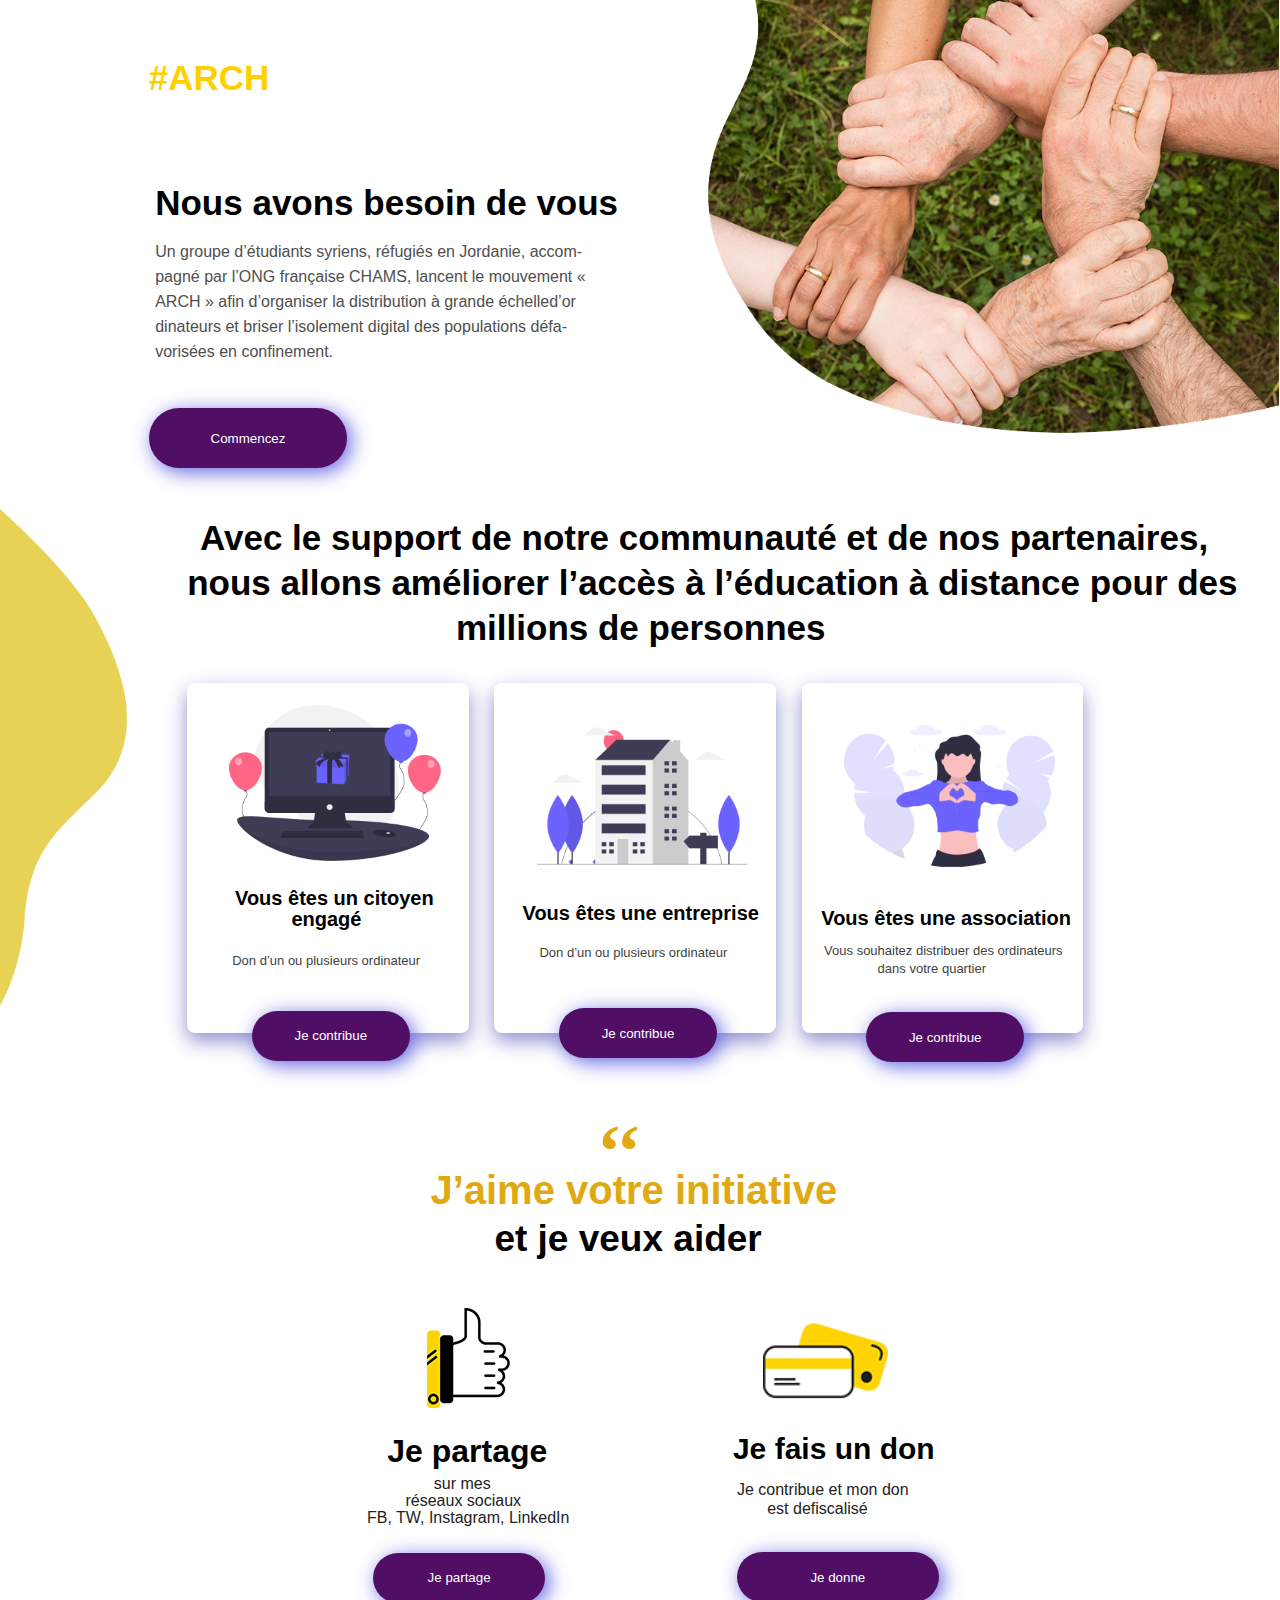
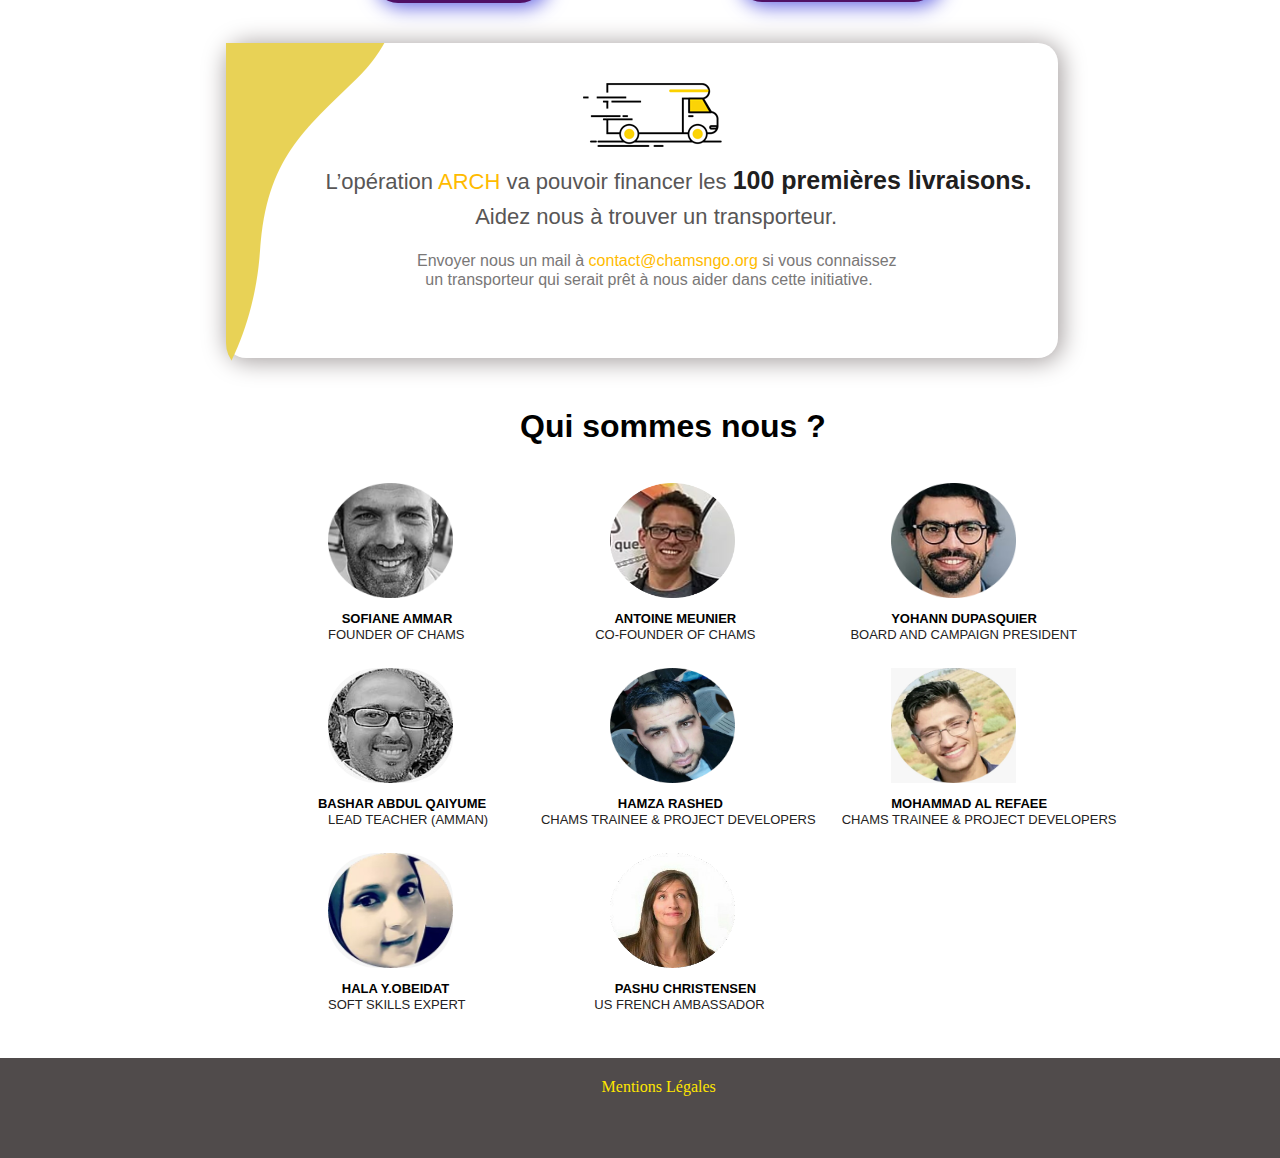
<file: Files/index.html>
<!DOCTYPE html>
<html lang="en">
<head>
    <meta charset="UTF-8">
    <meta name="viewport" content="width=device-width, initial-scale=1.0">
    <link rel="stylesheet" href="index.css">
    <title>Index</title>
</head>
<body>
    <header>
        <img src="./Images/Background/Header-image1.png" class="HeaderPicture">
<!-- first title in page -->
<span class="Text_First">#ARCH</span>

<!-- second title in page  -->
<h1 class="First_Title">Nous avons besoin de vous</h1>

<!-- the text after the second title -->
<p class="First_Line_Par">Un groupe d’étudiants syriens, réfugiés en Jordanie, accom-</p>
<p class="Second_Line_Par">pagné par l’ONG française CHAMS, lancent le mouvement « </p>
<p class="Therd_Line_Par">ARCH » afin d’organiser la distribution à grande échelled’or</p>
<p class="Forth_Line_Par">dinateurs et briser l’isolement digital des populations défa-</p>
<p class="Fifth_Line_Par">vorisées en confinement.</p>

<!-- the button in header get started -->
<a href="#Scroll"> <button class="GetStarted">Commencez</button></a>
    </header>


    <div class="contener">
        <!-- the border picture and the text next to it  -->
<img src="./Images/Background/wave-border.png" class="picture_border">
<h1 class="First_Line_Content">Avec le support de notre communauté et de nos partenaires,</h1>
<h1 class="Second_Line_Content">nous allons améliorer l’accès à l’éducation à distance pour des</h1>
<h1 class="Therd_Line_Content" id="Scroll">millions de personnes</h1>

<!-- the first list next to the border picture  -->
<div class="FirstList">
<img src="./Images/Illustration/donate-1.png" class="donatePicture">
    <h1 class="titleUnderDonatePicture">Vous êtes un citoyen <h1 class="titleUnderDonateePicture">engagé</h1></h1>
   <br> <p class="FirstParUnderDonatePicture">Don d’un ou plusieurs ordinateur</p>
<a href="donate.html"> <button class="ButFirstList" onclick="Set_Computer_LocalStorge()">Je contribue</button> </a>
</div>

<!-- the second list next to the border picture  -->
<div class="SecondList">
    <img src="./Images/Illustration/Company.png" class="CompanyPicture">
    <h1 class="titleUnderCompanyPicture">Vous êtes une entreprise</h1>
    <p class="FirstParUnderCompanyPicture">Don d’un ou plusieurs ordinateur</p>

    <a href="donate.html"><button class="ButSecondList" onclick="Set_Company_LocalStorge()">Je contribue</button></a>
    </div>

    <!-- the therd list next to the border picture  -->
    <div class="TherdList">
        <img src="./Images/Illustration/association.png" class="CompanyPicture">
        <h1 class="titleUnderassociationPicture">Vous êtes une association</h1>
        <p class="FirstParUnderassociationPicture">Vous souhaitez distribuer des ordinateurs </p>
        <p class="SecondParUnderassociationPicture">dans votre quartier</p>
    
    <a href="donate.html"><button class="ButTherdList" onclick="Set_Organism_LocalStorge()">Je contribue</button></a>
        </div>
        <!-- <div class="rightSite"></div> -->


        <!-- the title after the Signal -->
        <h1 class="Signal">‘‘</h1>
        <h1 class="FirstTitleAfterSignal">J’aime votre initiative </h1>
        <h1 class="SecondTitleAfterSignal"> et je veux aider</h1>

        <!-- the share list  -->
   <div class="ShareList">
    <img src="./Images/Icon/share.png" class="sharePicture">
    <h1 class="titleUnderSharePicture">Je partage</h1>
    <p class="FirstParUnderSharePicture">sur mes </p>
    <p class="SecondParUnderSharePicture"> réseaux sociaux</p>
    <p class="TherdParUnderSharePicture"> FB, TW, Instagram, LinkedIn</p>
  <button class="share" onclick="show()"> Je partage </button>
</div>

<!-- for facebook and twitter -->
<div class="bottom" id="tooltips">
    <b style="margin-bottom:20px;color: darkgray;">SHARE</b>
    <div class="link"><span>

          <!-- Facebook -->
        
             <img class="icon" src="./Images/Icon/facebook.png" onclick="goFacebook()">  
        <span class="label"><b onclick="goFacebook()">Share on Facebook</b></span>  </div>


        <!--Twitter -->
    <div class="link">
        
              <img class="icon" src="./Images/Icon/twitter.png" onclick="goTwitter()"> 
        <span class="label"><b onclick="goTwitter()">Share on Twitter</b></span> </div>

        <!-- for close -->
    <div class="link" onclick="hide()"><img class="icon_close" src='./Images/Icon/close.jpg'></div>
 </div>



<!-- the give tip list  -->
   <div class="GiveTipList">
    <img src="./Images/Icon/tip.png" class="tipPicture">
    <h1 class="titleUndertipPicture">Je fais un don</h1>
    <p class="FirstParUndertipPicture">Je contribue et mon don </p>
    <p class="SecondParUndertipPicture">est defiscalisé </p>
    <button class="Give" onclick="Move_To_Adrress()"> Je donne </button>  
</div>

<!-- for send email and the car picture  -->
<div class="CarListEmail">
    <img src="./Images/Background/wave-border.png" class="borderPictureEmail">
<img src="./Images/Icon/car.png" class="CarPicture">
<p class="FirstLineAftreCar">L’opération <span style="color: rgb(255, 187, 0);">ARCH</span>  va pouvoir financer les <span style="font-weight: bold;font-size: 25px;color: rgb(31, 32, 32);">100 premières livraisons.</span> </p>
<p class="SecondLineAftreCar"> Aidez nous à trouver un transporteur.</p>
<p class="TherdLineAftreCar">Envoyer nous un mail à <a href="mailto:contact@chamsngo.org" class="Email_To">contact@chamsngo.org</a>  si vous connaissez </p>
<p class="ForthLineAftreCar"> un transporteur qui serait prêt à nous aider dans cette initiative.</p>
</div>

<!-- Who We Are information  -->
<h1 class="Who_We">Qui sommes nous ?</h1>

<!-- sofiane picture  -->
<div class="SophianPictureList">
    <img src="./Images/person/sophian.png" class="sophianPicture">
    <h1 class="titleUndesophianPicture">SOFIANE AMMAR</h1>
    <p class="FirstParUndesophianPicture">FOUNDER OF CHAMS</p>
</div>

<!-- Antoine Picture -->
<div class="AntoinePictureList">
    <img src="./Images/person/antoino.png" class="AntoinePicture">
    <h1 class="titleUndeAntoinePicture">ANTOINE MEUNIER</h1>
    <p class="FirstParUndeAntoinePicture">CO-FOUNDER OF CHAMS</p>
</div>

<!-- Yohann Picture -->
<div class="YohannPictureList">
    <img src="./Images/person/Yohann.png" class="YohannPicture">
    <h1 class="titleUndeYohannPicture">YOHANN DUPASQUIER</h1>
    <p class="FirstParUndeYohannPicture">BOARD AND CAMPAIGN PRESIDENT</p>
</div>

<!-- Bashar Picture -->
<div class="BasharPictureList">
    <img src="./Images/person/bashar.jpg" class="sophianPicture">
    <h1 class="titleUndeBasharPicture">BASHAR ABDUL QAIYUME</h1>
    <p class="FirstParUndesophianPicture">LEAD TEACHER (AMMAN)</p>
</div>

<!-- Hamza Picture -->
<div class="HamzaPictureList">
    <img src="./Images/person/hamzah.png" class="HamzaPicture">
    <h1 class="titleUndeAntoinePicture">HAMZA RASHED</h1>
    <p class="FirstParUndeHamzaPicture">CHAMS TRAINEE & PROJECT DEVELOPERS</p>
</div>

<!-- Mohammad Picture -->
<div class="RefaeePictureList">
    <img src="./Images/person/refaee.jpg" class="YohannPicture">
    <h1 class="titleUndeYohannPicture">MOHAMMAD AL REFAEE</h1>
    <p class="FirstParUndeYohannPicture">CHAMS TRAINEE & PROJECT DEVELOPERS</p>
</div>

<!-- Hala Picture -->
<div class="HalaaPictureList">
    <img src="./Images/person/halaa.jpg" class="sophianPicture">
    <h1 class="titleUndesophianPicture">HALA Y.OBEIDAT</h1>
    <p class="FirstParUndesophianPicture">SOFT SKILLS EXPERT</p>
</div>

<!-- Pashu Picture -->
<div class="PashuPictureList">
    <img src="./Images/person/IMG_20200323_013116.png" class="AntoinePicture">
    <h1 class="titleUndeAntoinePicture">PASHU CHRISTENSEN</h1>
    <p class="FirstParUndeAntoinePicture">US FRENCH AMBASSADOR</p>
</div>
    </div>
<footer>
    <a href="./mentions-legales.html" class="linkFooter"> Mentions Légales </a>
</footer>

    <script>
      function goFacebook(){
Window = window.open( 
    "http://www.facebook.com/sharer.php?u=https://arch-chams.herokuapp.com", 
      "Share on Facebook", "width=400, height=450"); 

}
function goTwitter() {
    Window = window.open( 
        "https://twitter.com/share?url=https://arch-chams.herokuapp.com&amp;text=Chams%20Share%20Arch&amp;hashtags=chamssharearch", 
          "Share on Twitter", "width=400, height=450"); 
  }
let tooltips = document.getElementById("tooltips")
function show() {
    tooltips.style.display = 'block';
}


function hide() {
    tooltips.style.display = 'none';
}


        function Move_To_Adrress() {
            open('https://www.helloasso.com/associations/chams/formulaires/3')
        }

function Set_Computer_LocalStorge() {
    localStorage.setItem('CO_LO', 'computer')
}
function Set_Company_LocalStorge() {
    localStorage.setItem('CO_LO', 'company')
}
function Set_Organism_LocalStorge() {
    localStorage.setItem('CO_LO', 'Organism')
}
    </script>
</body>
</html>
</file>
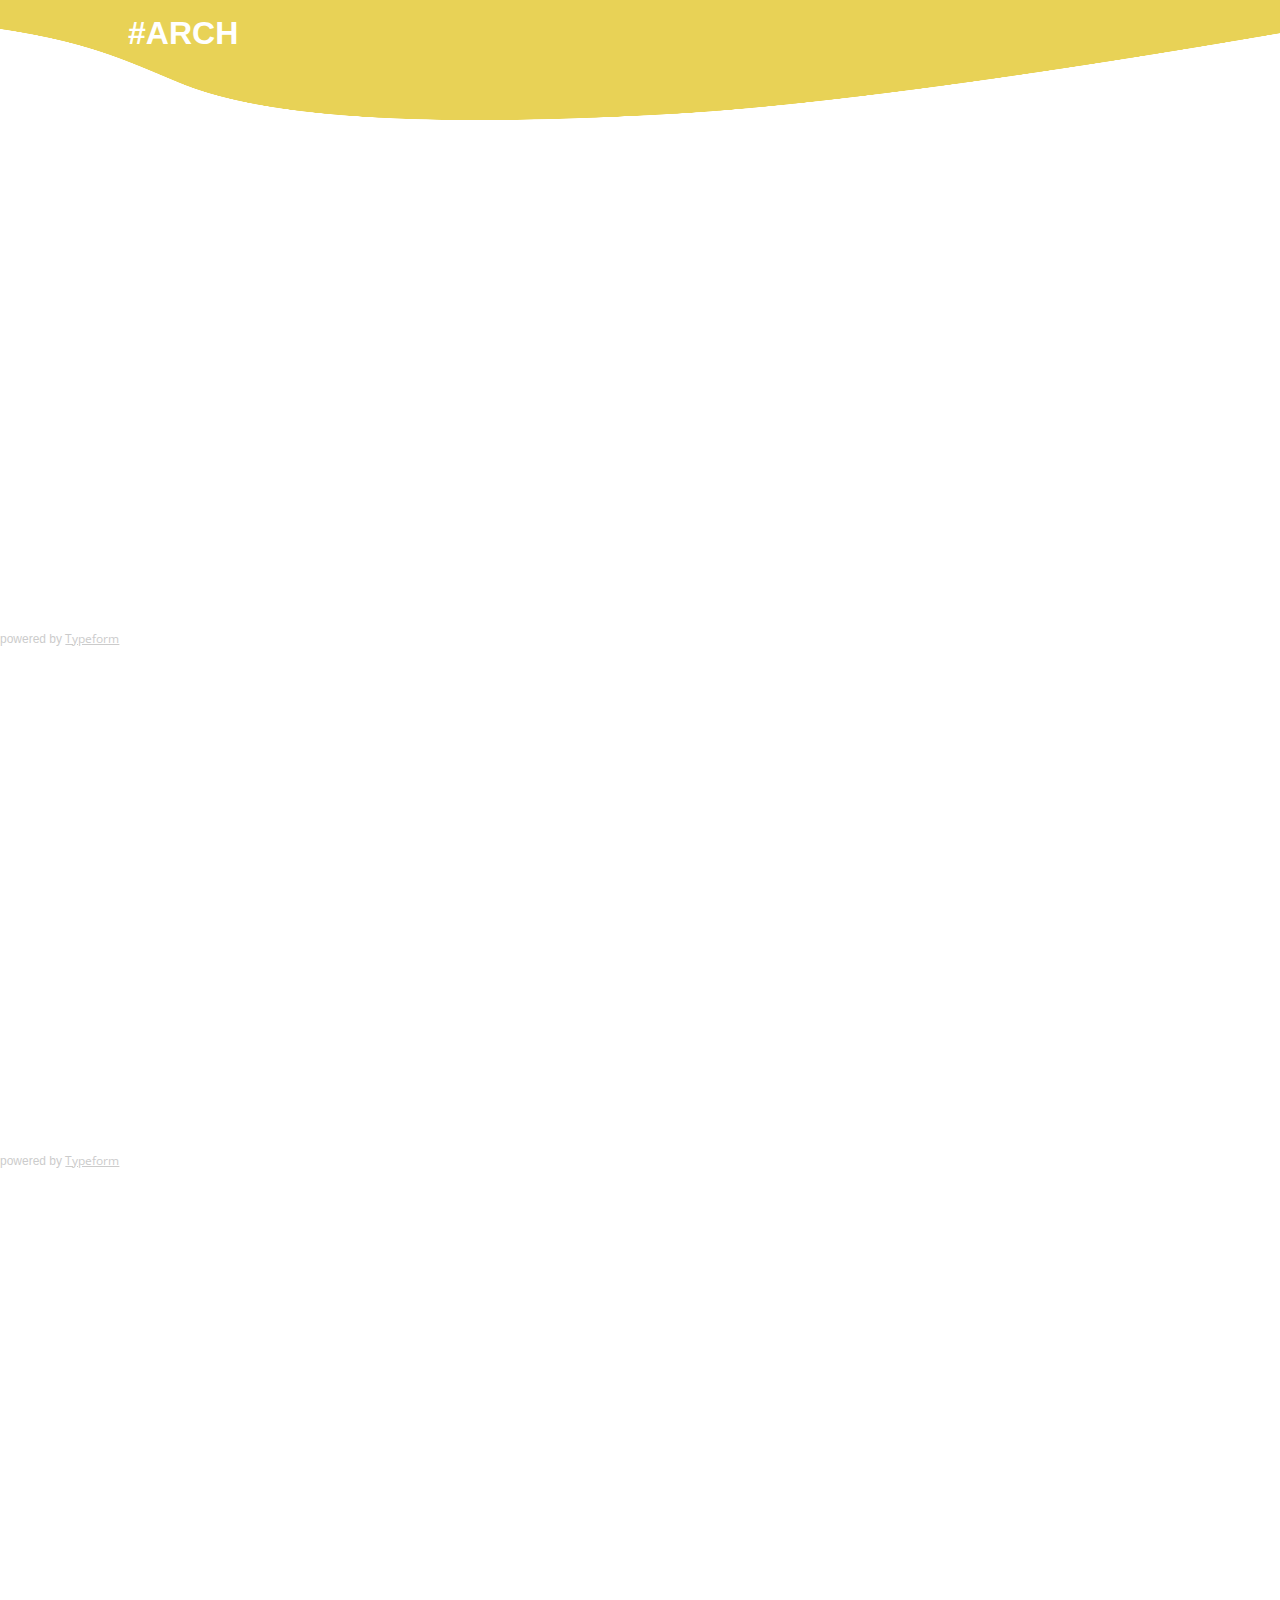
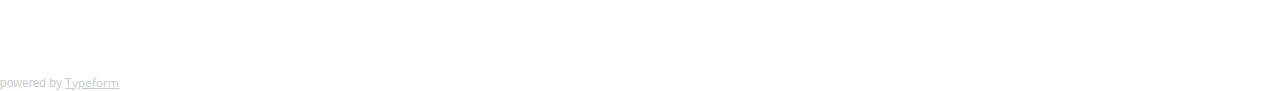
<file: Files/donate.html>
<!DOCTYPE html>
<html lang="en">

<head>
    <meta name="viewport" content="width=device-width, initial-scale=1.0">

    <meta charset="UTF-8">
    <link href="https://fonts.googleapis.com/css?family=Open+Sans&display=swap" rel="stylesheet">

    <link rel="stylesheet" href="./donate.css">

    <title>Donate</title>
</head>

<body>

    <header class='header'>
        <img src="./Images/Background/wave-header.png" class="headerPicture">
        <h1 class="title">
            #ARCH
        </h1>
        </div>
    </header>

    <div class="body" id="body1" >
        <div class="typeform-widget" data-url="https://sa599965.typeform.com/to/rAs8ly" style="width: 100%; height: 500px;"></div> <script> (function() { var qs,js,q,s,d=document, gi=d.getElementById, ce=d.createElement, gt=d.getElementsByTagName, id="typef_orm", b="https://embed.typeform.com/"; if(!gi.call(d,id)) { js=ce.call(d,"script"); js.id=id; js.src=b+"embed.js"; q=gt.call(d,"script")[0]; q.parentNode.insertBefore(js,q) } })() </script> <div style="font-family: Sans-Serif;font-size: 12px;color: #999;opacity: 0.5; padding-top: 5px;"> powered by <a href="https://admin.typeform.com/signup?utm_campaign=rAs8ly&utm_source=typeform.com-01E3Q7NDTH8EEXET5WKCZ0FGEW-professional&utm_medium=typeform&utm_content=typeform-embedded-poweredbytypeform&utm_term=EN" style="color: #999" target="_blank">Typeform</a> </div>
    </div>
    <div class="body" id="body2" >
        <div class="typeform-widget" data-url="https://sa599965.typeform.com/to/iONghc" style="width: 100%; height: 500px;"></div> <script> (function() { var qs,js,q,s,d=document, gi=d.getElementById, ce=d.createElement, gt=d.getElementsByTagName, id="typef_orm", b="https://embed.typeform.com/"; if(!gi.call(d,id)) { js=ce.call(d,"script"); js.id=id; js.src=b+"embed.js"; q=gt.call(d,"script")[0]; q.parentNode.insertBefore(js,q) } })() </script> <div style="font-family: Sans-Serif;font-size: 12px;color: #999;opacity: 0.5; padding-top: 5px;"> powered by <a href="https://admin.typeform.com/signup?utm_campaign=iONghc&utm_source=typeform.com-01E3Q7NDTH8EEXET5WKCZ0FGEW-professional&utm_medium=typeform&utm_content=typeform-embedded-poweredbytypeform&utm_term=EN" style="color: #999" target="_blank">Typeform</a> </div>        
            </div>
            <div class="body" id="body3" >
                <div class="typeform-widget" data-url="https://sa599965.typeform.com/to/ihnhHo" style="width: 100%; height: 500px;"></div> <script> (function() { var qs,js,q,s,d=document, gi=d.getElementById, ce=d.createElement, gt=d.getElementsByTagName, id="typef_orm", b="https://embed.typeform.com/"; if(!gi.call(d,id)) { js=ce.call(d,"script"); js.id=id; js.src=b+"embed.js"; q=gt.call(d,"script")[0]; q.parentNode.insertBefore(js,q) } })() </script> <div style="font-family: Sans-Serif;font-size: 12px;color: #999;opacity: 0.5; padding-top: 5px;"> powered by <a href="https://admin.typeform.com/signup?utm_campaign=ihnhHo&utm_source=typeform.com-01E3Q7NDTH8EEXET5WKCZ0FGEW-professional&utm_medium=typeform&utm_content=typeform-embedded-poweredbytypeform&utm_term=EN" style="color: #999" target="_blank">Typeform</a> </div>                
                    </div>
                        
    
    <script>

let body1 = document.getElementById("body1");
    let body2 = document.getElementById("body2");
    let body3 = document.getElementById("body3");

    let TRG = localStorage.getItem("CO_LO");
    if (TRG === "computer") {
        body1.style.display='block'
        body2.style.display='none'
        body3.style.display='none'

    }else if(TRG==="company"){
        body2.style.display='block'
        body1.style.display='none'
        body3.style.display='none'

    }else if(TRG==="Organism"){
        body3.style.display='block'
        body1.style.display='none'
        body2.style.display='none'

    }
    let tooltibs = document.getElementById("tooltibs");

    function hide() {
        tooltibs.style.display = 'none';
    }
    function show() {
        tooltibs.style.display = 'block';
    }
    </script>

</body>

</html>
</file>
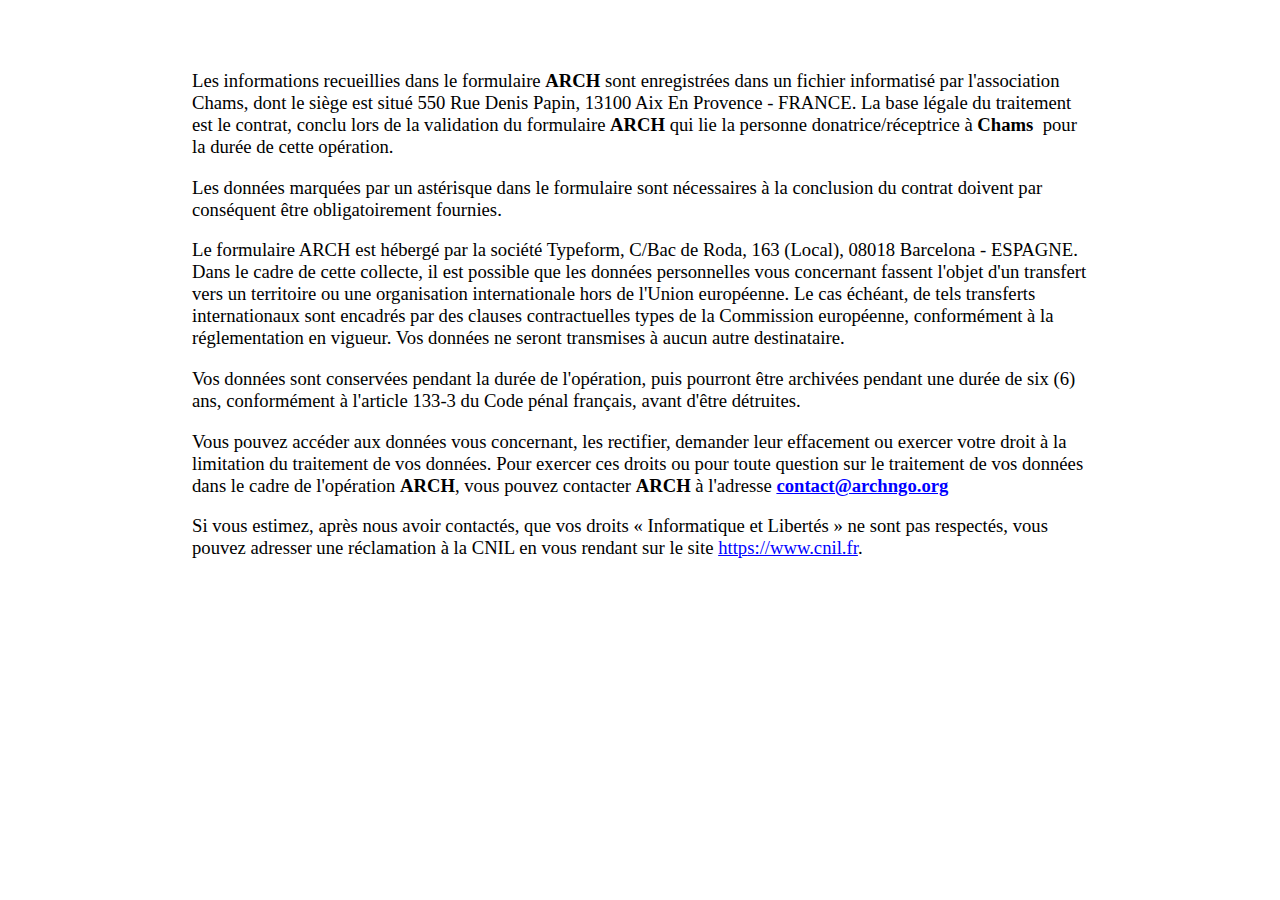
<file: Files/mentions-legales.html>
<?xml version="1.0" encoding="UTF-8"?>
<!DOCTYPE html PUBLIC "-//W3C//DTD XHTML 1.1 plus MathML 2.0//EN" "http://www.w3.org/Math/DTD/mathml2/xhtml-math11-f.dtd"><html xmlns="http://www.w3.org/1999/xhtml"><!--This file was converted to xhtml by LibreOffice - see http://cgit.freedesktop.org/libreoffice/core/tree/filter/source/xslt for the code.--><head profile="http://dublincore.org/documents/dcmi-terms/"><meta http-equiv="Content-Type" content="application/xhtml+xml; charset=utf-8"/><title xml:lang="en-US">- no title specified</title><meta name="DCTERMS.title" content="" xml:lang="en-US"/><meta name="DCTERMS.language" content="en-US" scheme="DCTERMS.RFC4646"/><meta name="DCTERMS.source" content="http://xml.openoffice.org/odf2xhtml"/><meta name="DCTERMS.creator" content="Sofiane ammar"/><meta name="DCTERMS.issued" content="2020-03-25T14:27:00" scheme="DCTERMS.W3CDTF"/><meta name="DCTERMS.modified" content="2020-03-26T11:09:45.722669209" scheme="DCTERMS.W3CDTF"/><meta name="DCTERMS.provenance" content="" xml:lang="en-US"/><meta name="DCTERMS.subject" content="," xml:lang="en-US"/><link rel="schema.DC" href="http://purl.org/dc/elements/1.1/" hreflang="en"/><link rel="schema.DCTERMS" href="http://purl.org/dc/terms/" hreflang="en"/><link rel="schema.DCTYPE" href="http://purl.org/dc/dcmitype/" hreflang="en"/><link rel="schema.DCAM" href="http://purl.org/dc/dcam/" hreflang="en"/><style type="text/css">
	@page {  }
	table { border-collapse:collapse; border-spacing:0; empty-cells:show }
	td, th { vertical-align:top; font-size:12pt;}
	h1, h2, h3, h4, h5, h6 { clear:both }
	ol, ul { margin:0; padding:0;}
	li { list-style: none; margin:0; padding:0;}
	<!-- "li span.odfLiEnd" - IE 7 issue-->
	li span. { clear: both; line-height:0; width:0; height:0; margin:0; padding:0; }
	span.footnodeNumber { padding-right:1em; }
	span.annotation_style_by_filter { font-size:95%; font-family:Arial; background-color:#fff000;  margin:0; border:0; padding:0;  }
	* { margin:0;}
	.P1 { font-size:12pt; margin-bottom:0in; margin-top:0.1945in; text-align:left ! important; font-family:Times New Roman; writing-mode:lr-tb; }
	.P2 { font-size:12pt; margin-bottom:0in; margin-top:0.1945in; text-align:left ! important; font-family:Times New Roman; writing-mode:lr-tb; }
	.Standard { font-size:12pt; font-family:Calibri; writing-mode:lr-tb; text-align:left ! important; }
	.Internet_20_link { color:#0000ff; text-decoration:underline; }
	.T1 { font-family:Avenir Next; font-size:14pt; }
	.T2 { font-family:Avenir Next; font-size:14pt; }
	.T3 { font-family:Avenir Next; font-size:14pt; font-weight:bold; }
	.T8 { font-family:Avenir Next; font-size:14pt; font-weight:bold; background-color:transparent; }
	<!-- ODF styles with no properties representable as CSS -->
	 { }
	</style></head><body dir="ltr" style="width: 70%; margin: auto; margin-top: 70px; "><p class="P2"><span class="T1">Les informations recueillies dans le formulaire </span><span class="T3">ARCH</span><span class="T1"> sont enregistrées dans un fichier informatisé par l'association Chams, dont le siège est situé 550 Rue Denis Papin, 13100 Aix En Provence - FRANCE. La base légale du traitement est le contrat, conclu lors de la validation du formulaire </span><span class="T3">ARCH</span><span class="T1"> qui lie la personne donatrice/réceptrice à </span><span class="T3">Chams</span><span class="T1">  pour la durée de cette opération.</span></p><p class="P1"><span class="T1">Les données marquées par un astérisque dans le formulaire sont nécessaires à la conclusion du contrat doivent par conséquent être obligatoirement fournies.</span></p><p class="P1"><span class="T1">Le formulaire ARCH est hébergé par la société Typeform, C/Bac de Roda, 163 (Local), 08018 Barcelona - ESPAGNE. Dans le cadre de cette collecte, il est possible que les données personnelles vous concernant fassent l'objet d'un transfert vers un territoire ou une organisation internationale hors de l'Union européenne. Le cas échéant, de tels transferts internationaux sont encadrés par des clauses contractuelles types de la Commission européenne, conformément à la réglementation en vigueur. Vos données ne seront transmises à aucun autre destinataire.</span></p><p class="P1"><span class="T1">Vos données sont conservées pendant la durée de l'opération, puis pourront être archivées pendant une durée de six (6) ans, conformément à l'article 133-3 du Code pénal français, avant d'être détruites.</span></p><p class="P1"><span class="T1">Vous pouvez accéder aux données vous concernant, les rectifier, demander leur effacement ou exercer votre droit à la limitation du traitement de vos données. Pour exercer ces droits ou pour toute question sur le traitement de vos données dans le cadre de l'opération </span><span class="T3">ARCH</span><span class="T1">, vous pouvez contacter </span><span class="T3">ARCH</span><span class="T1"> à l'adresse </span><a href="mailto:contact@archngo.org" class="Internet_20_link"><span class="T8">contact@archngo.org</span></a></p><p class="P1"><span class="T1">Si vous estimez, après nous avoir contactés, que vos droits « Informatique et Libertés » ne sont pas respectés, vous pouvez adresser une réclamation à la CNIL en vous rendant sur le site </span><a href="https://www.cnil.fr/" class="Internet_20_link"><span class="T2">http</span></a><a id="_GoBack"/><a href="https://www.cnil.fr/" class="Internet_20_link"><span class="T2">s://www.cnil.fr</span></a><span class="T1">.</span></p><p class="Standard"> </p></body></html>
</file>
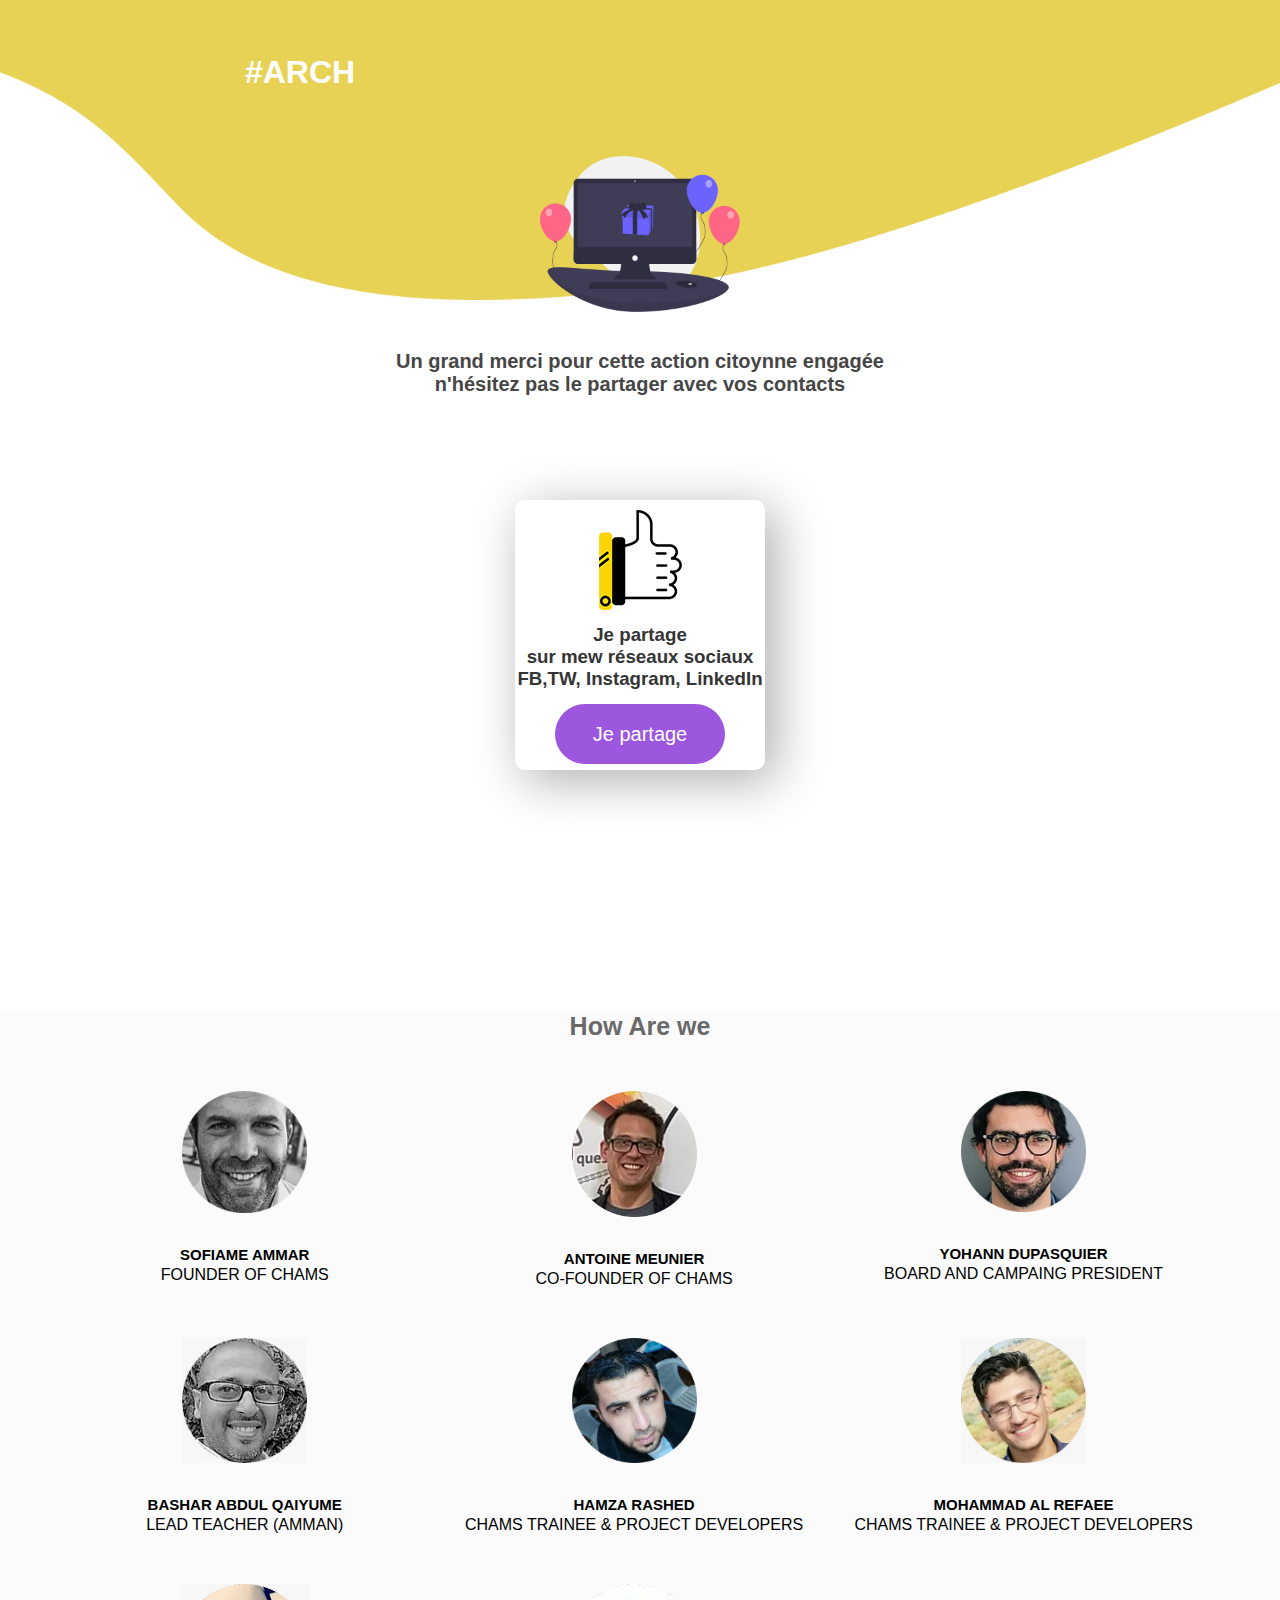
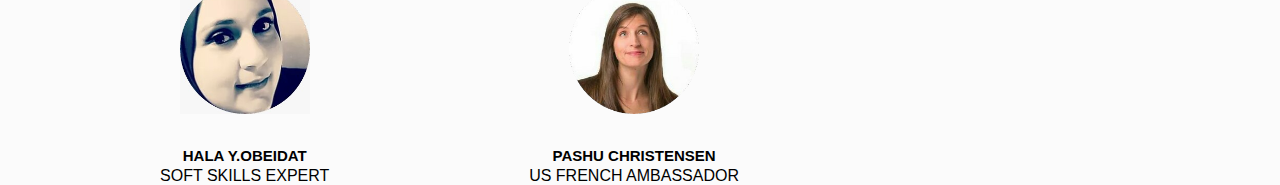
<file: Files/Thankyou.html>
<!DOCTYPE html>
<html lang="en">

<head>
    <meta charset="UTF-8">
    <meta name="viewport" content="width=device-width, initial-scale=1.0">
    <link rel="stylesheet" href="./Thankyou.css">
    <title>Thank You</title>
</head>

<body>
    <header class='header'>
        <img class="wave_img" src="Images/Background/wave-header.png">
        <h1 class="title">
            #ARCH
        </h1>
        <img class="donate_img" src="./Images/Illustration/donate-1.png">


    </header>
    <h2 class="text1">
     Un grand merci pour cette action citoynne engagée
        <p>n'hésitez pas le partager avec vos contacts</p>
    </h2>

    <div class="dd1">
        <div class="card" >
            <img src="./Images/Icon/share.png" name="clean" class="clean_img">
            <h3 class="text2">
                Je partage<p  class="s1">sur mew réseaux sociaux</p>
                <p class="s1"> FB,TW, Instagram, LinkedIn</p>
            </h3>
            <button class="btn" onclick="show()" >Je partage</button>  
        </div>
        
    </div>
    <div class="bottom" id="tooltips">
        <b style="margin-bottom:20px;color: darkgray;">SHARE</b>
        <div class="link"><span><img class="icon" src="./Images//Icon/facebook.svg"><span class="label"><b onclick="goF()">Share on Facebook</b></span> </div>
        <div class="link"><img class="icon" src="./Images//Icon/twitter.svg"><span class="label"><b onclick="goT()">Share on Twitter</b></span></div>
        <div class="link" onclick="hide()"><img class="icon_close" src='./Images/Icon/close.png'></div>
     </div>

    </div>
    <div class="footer" id="footer">
        <H1 style="font-size: 25px;color: rgb(105, 105, 105);">How Are we</H1>
        <div class="div5">

            <div class="images">

                <div class="img">

                    <img src="./Images/person/sophian.png" width="125">

                    <p class="PI">
                        <b>SOFIAME AMMAR</b>
                        <p></p>

                        <p>FOUNDER OF CHAMS</p>
                    </p>
                </div>
                <div class="img">

                    <img src="./Images/person/antoino.png" width="125">

                    <p class="PI">
                        <b>ANTOINE MEUNIER</b>
                        <p></p>

                        <p>CO-FOUNDER OF CHAMS</p>
                    </p>
                </div>
                <div class="img">

                    <img src="./Images/person/Yohann.png" width="125">

                    <p class="PI">
                        <b>YOHANN DUPASQUIER</b>
                        <p></p>
                        <p>BOARD AND CAMPAING PRESIDENT</p>
                    </p>
                </div>
                <div class="imgc" > 
                    <div class="img">

                        <img src="./Images/person/bashar.jpg" width="125">

                        <p class="PI">
                            <b>BASHAR ABDUL QAIYUME</b>
                            <p></p>
                            <p>LEAD TEACHER (AMMAN)</p>
                        </p>
                    </div>
                    <div class="img">

                        <img src="./Images/person/hamzah.png" width="125">

                        <p class="PI">
                            <b>HAMZA RASHED</b>
                            <p></p>
                            <p>CHAMS TRAINEE & PROJECT DEVELOPERS</p>
                        </p>
                    </div>
                    <div class="img">

                        <img src="./Images/person/refaee.jpg" width="125">

                        <p class="PI">
                            <b>MOHAMMAD AL REFAEE</b>
                            <p></p>
                            <p>CHAMS TRAINEE & PROJECT DEVELOPERS</p>
                        </p>
                    </div>

                </div>

             
                <div class="img" style=" float: left;">

                    <img src="./Images/person/halaa.jpg" width="130">

                    <p class="PI">
                        <b>HALA Y.OBEIDAT</b>
                        <p></p>
                        <p>SOFT SKILLS EXPERT</p>
                    </p>
                </div>
                <div class="img" >

                    <img src="./Images/person/IMG_20200323_013116.png" width="130">

                    <p class="PI">
                        <b>PASHU CHRISTENSEN</b>
                        <p></p>
                        <p>US FRENCH AMBASSADOR</p>
                    </p>
                </div>

            </div>
        </div>
       
<script>

let tooltips=document.getElementById("tooltips")
let footer=document.getElementById("footer")

function show(){
    tooltips.style.display='block'
    footer.style.marginTop='90%'
    
}
function hide(){
    tooltips.style.display='none'
    footer.style.marginTop='50%'

}
function goF(){
Window = window.open( 
    "http://www.facebook.com/sharer.php?u=https://arch-chams.herokuapp.com", 
      "Share on Facebook", "width=400, height=450"); 

}
function goT(){
    Window = window.open( 
        "https://twitter.com/share?url=https://arch-chams.herokuapp.com&amp;text=Chams%20Share%20Arch&amp;hashtags=chamssharearch", 
          "Share on Twitter", "width=400, height=450"); 
  }
</script>
</body>

</html>
</file>
<file: Files/index.css>
*{
    transition: 0.5s; 
}
.HeaderPicture{
    position: absolute;
    margin-left: 54.3%;
    top: -30px;
    width: 45%;
}

/* body{
    background: url('./Images/Background/Header-image1.png');
    background-repeat: no-repeat;
    background-position-x: right;
    margin: auto;
 } */
button:hover{
background-color: rgb(224, 169, 18);
}
/* header{
    background-color: red;
} */
.Text_First{
position: absolute;
margin-top: 50px;
    margin-left: 11%;
    color: rgb(255, 208, 0);
    font-size: 35px;
    font-weight: bold;
    font-family: 'Franklin Gothic Medium', 'Arial Narrow', Arial, sans-serif;

}
.Text_Second{
    margin-top: 50px;
    position: absolute;
    margin-left: 14.5%;
    font-size: 35px;
    font-weight: bold;
    font-family: 'Franklin Gothic Medium', 'Arial Narrow', Arial, sans-serif;
}
.First_Title{
    position: absolute;
    margin-top: 175px;
    margin-left: 11.5%;
    font-size: 35px;
    font-weight: bold;
    font-family: 'Franklin Gothic Medium', 'Arial Narrow', Arial, sans-serif;

}
.First_Line_Par{
    color: rgb(80, 78, 78);
    position: absolute;
    margin-top: 235px;
    margin-left: 11.5%;
    font-family: 'Franklin Gothic Medium', 'Arial Narrow', Arial, sans-serif;
}
.Second_Line_Par{
    color: rgb(80, 78, 78);
    position: absolute;
    margin-top: 260px;
    margin-left: 11.5%;
    font-family: 'Franklin Gothic Medium', 'Arial Narrow', Arial, sans-serif;
}
.Therd_Line_Par{
    color: rgb(80, 78, 78);
    position: absolute;
    margin-top: 285px;
    margin-left: 11.5%;
    font-family: 'Franklin Gothic Medium', 'Arial Narrow', Arial, sans-serif;
}
.Forth_Line_Par{
    color: rgb(80, 78, 78);
    position: absolute;
    margin-top: 310px;
    margin-left: 11.5%;
    font-family: 'Franklin Gothic Medium', 'Arial Narrow', Arial, sans-serif;
}
.Fifth_Line_Par{
    color: rgb(80, 78, 78);
    position: absolute;
    margin-top: 335px;
    margin-left: 11.5%;
    font-family: 'Franklin Gothic Medium', 'Arial Narrow', Arial, sans-serif;
 
}
.GetStarted{
    position: absolute;
    margin-left: 11%;
    margin-top: 400px;
    height: 60px;
    width: 15.5%;
    background-color: rgb(80, 15, 100);
    color: white;
    font-family: Arial, Helvetica, sans-serif;
    box-shadow: 4px 4px 20px rgb(98, 98, 226);
border-radius: 30px;
border: none;
outline: none;
cursor: pointer;
}
.picture_border{
    position: absolute;
   margin-top:500px;
   width: 10%;
   left: 0;
}
.First_Line_Content{
    position: absolute;
    margin-top: 510px;
    margin-left: 15%;
    font-size: 35px;
    font-weight: bold;
    font-family: 'Franklin Gothic Medium', 'Arial Narrow', Arial, sans-serif;
 
}
.Second_Line_Content{
    position: absolute;
    margin-top: 555px;
    margin-left: 14%;
    font-size: 35px;
    font-weight: bold;
    font-family: 'Franklin Gothic Medium', 'Arial Narrow', Arial, sans-serif;
  
}
.Therd_Line_Content{
    position: absolute;
    margin-top: 600px;
    margin-left: 35%;
    font-size: 35px;
    font-weight: bold;
    font-family: 'Franklin Gothic Medium', 'Arial Narrow', Arial, sans-serif;

}
.FirstList{
    position: absolute;
    margin-top:675px;
    margin-left: 14%;
    border-radius: 8px;
    box-shadow: 0px 8px 20px 0px rgb(143, 143, 209);
    width: 22%;
    height: 350px;
}
.SecondList{
    position: absolute;
    margin-top: 675px;
    margin-left: 38%;
    border-radius: 8px;
    box-shadow: 0px 8px 20px 0px rgb(143, 143, 209);
    width: 22%;
    height: 350px;
}
.TherdList{
    position: absolute;
    margin-top: 675px;
    margin-left: 62%;
    border-radius: 8px;
    box-shadow: 0px 8px 20px 0px rgb(143, 143, 209);
    width: 22%;
    height: 350px;
}
.donatePicture{
    width: 75%;
    margin-left: 15%;
    height: 200px;
}
.titleUnderDonatePicture{
    font-size: 20px;
    margin-left: 17%;
    margin-top: 0px;
    font-family: 'Franklin Gothic Medium', 'Arial Narrow', Arial, sans-serif;
}
.titleUnderDonateePicture{
    font-size: 20px;
    margin-left: 37%;
    margin-top: -15px;
    font-family: 'Franklin Gothic Medium', 'Arial Narrow', Arial, sans-serif;
}
.FirstParUnderDonatePicture{
    margin-top: -10px;
    color: rgb(65, 63, 63);
    font-size: 13px;
    margin-left: 16%;
    font-family: 'Franklin Gothic Medium', 'Arial Narrow', Arial, sans-serif;
}
.ButFirstList{
    width: 56%;
    margin-top: 30px;
    margin-left: 23%;
    height: 50px;
    background-color: rgb(80, 15, 100);
    color: white;
    font-family: Arial, Helvetica, sans-serif;
    box-shadow: 4px 4px 20px rgb(98, 98, 226);
border-radius: 30px;
border: none;
outline: none;
cursor: pointer;
}
.CompanyPicture{
    width: 75%;
    margin-left: 15%;
    height: 225px;
}
.titleUnderCompanyPicture{
    font-size: 20px;
    margin-left: 10%;
    margin-top: -10px;
    font-family: 'Franklin Gothic Medium', 'Arial Narrow', Arial, sans-serif; 
}
.FirstParUnderCompanyPicture{
    margin-top: 20px;
    color: rgb(65, 63, 63);
    font-size: 13px;
    margin-left: 16%;
    font-family: 'Franklin Gothic Medium', 'Arial Narrow', Arial, sans-serif;
 
}
.ButSecondList{
    width: 56%;
    margin-top: 35px;
    margin-left: 23%;
    height: 50px;
    background-color: rgb(80, 15, 100);
    color: white;
    font-family: Arial, Helvetica, sans-serif;
    box-shadow: 4px 4px 20px rgb(98, 98, 226);
border-radius: 30px;
border: none;
outline: none;
cursor: pointer;
}
/* .rightSite{
    position: absolute;
    background-color: rgb(238, 241, 54);
    width: 75px;
    height: 75px;
    border-radius: 100%;
    margin-left: 96.5%;
    margin-top: 975px;
} */
.titleUnderassociationPicture{
    font-size: 20px;
    margin-left: 7%;
    margin-top: -5px;
    font-family: 'Franklin Gothic Medium', 'Arial Narrow', Arial, sans-serif; 
}
.FirstParUnderassociationPicture{
    margin-top: 10px;
    color: rgb(65, 63, 63);
    font-size: 13px;
    margin-left: 8%;
    font-family: 'Franklin Gothic Medium', 'Arial Narrow', Arial, sans-serif;
}
.SecondParUnderassociationPicture{
    margin-top: -10px;
    color: rgb(65, 63, 63);
    font-size: 13px;
    margin-left: 27%;
    font-family: 'Franklin Gothic Medium', 'Arial Narrow', Arial, sans-serif;
}
.ButTherdList{
    width: 56%;
    margin-top: 23px;
    margin-left: 23%;
    height: 50px;
    background-color: rgb(80, 15, 100);
    color: white;
    font-family: Arial, Helvetica, sans-serif;
    box-shadow: 4px 4px 20px rgb(98, 98, 226);
border-radius: 30px;
border: none;
outline: none;
cursor: pointer;
}
.Signal{
    color: rgb(224, 169, 18);
    position: absolute;
    margin-top: 1100px;
    margin-left: 46%;
    font-size: 75px;
}
.FirstTitleAfterSignal{
    color: rgb(224, 169, 18);
    position: absolute;
    margin-top: 1160px;
    margin-left: 33%;
    font-size: 40px;  
    font-family: 'Franklin Gothic Medium', 'Arial Narrow', Arial, sans-serif;
}
.SecondTitleAfterSignal{
    position: absolute;
    margin-top: 1210px;
    margin-left: 38%;
    font-size: 37px;
    font-family: 'Franklin Gothic Medium', 'Arial Narrow', Arial, sans-serif;
}
.ShareList{
    position: absolute;
    margin-top: 1300px;
    margin-left: 32%;
}
.titleUnderSharePicture{
    font-family: 'Franklin Gothic Medium', 'Arial Narrow', Arial, sans-serif;  
    margin-left: -15%;
}
.FirstParUnderSharePicture{
    color: rgb(36, 34, 34);
    margin-left: 8%;
    font-family: 'Franklin Gothic Medium', 'Arial Narrow', Arial, sans-serif;  
margin-top: -17px;
}
.SecondParUnderSharePicture{
    color: rgb(36, 34, 34);
    margin-left: -6%;
    font-family: 'Franklin Gothic Medium', 'Arial Narrow', Arial, sans-serif;  
margin-top: -17px;
}
.TherdParUnderSharePicture{
    color: rgb(36, 34, 34);
    margin-left: -25%;
    font-family: 'Franklin Gothic Medium', 'Arial Narrow', Arial, sans-serif;  
margin-top: -17px;
}
.GiveTipList{
    position: absolute;
    margin-top: 1300px;
    margin-left: 59%;
}
.tipPicture{
    width: 125px;
    margin-top: -10px;
}
.titleUndertipPicture{
    margin-left: -15%;
    font-family: 'Franklin Gothic Medium', 'Arial Narrow', Arial, sans-serif;  
margin-top: 5px; 
font-size: 30px;
}
.FirstParUndertipPicture{
    color: rgb(36, 34, 34);
    margin-left: -13%;
    font-family: 'Franklin Gothic Medium', 'Arial Narrow', Arial, sans-serif;  
margin-top: -5px;
}
.SecondParUndertipPicture{
    color: rgb(36, 34, 34);
    margin-left: 2%;
    font-family: 'Franklin Gothic Medium', 'Arial Narrow', Arial, sans-serif;  
margin-top: -15px;
}
.SendList{
    position: absolute;
    margin-top: 1300px;
    margin-left: 70%;
    width: 15%;
}
.mailPicture{
    width: 140px;
    margin-top: -10px;
}
.titleUndermailPicture{
    font-family: 'Franklin Gothic Medium', 'Arial Narrow', Arial, sans-serif;  
margin-top: -10px; 
font-size: 30px;
margin-left: 25%;
}
.FirstParUndermailPicture{
    color: rgb(36, 34, 34);
    margin-left: 15%;
    font-family: 'Franklin Gothic Medium', 'Arial Narrow', Arial, sans-serif;  
margin-top: -5px;
}
.SecondParUndermailPicture{
    color: rgb(36, 34, 34);
    margin-left: 17%;
    font-family: 'Franklin Gothic Medium', 'Arial Narrow', Arial, sans-serif;  
margin-top: -15px;
}
.share{
    z-index: 50;
    width: 85%;
    margin-top: 10px;
    margin-left: -22%;
    height: 50px;
    background-color: rgb(80, 15, 100);
    color: white;
    font-family: Arial, Helvetica, sans-serif;
    box-shadow: 4px 4px 20px rgb(98, 98, 226);
border-radius: 30px;
border: none;
outline: none;
cursor: pointer; 
}
.Give{
    width: 100%;
    margin-top: 18px;
    margin-left: -13%;
    height: 50px;
    background-color: rgb(80, 15, 100);
    color: white;
    font-family: Arial, Helvetica, sans-serif;
    box-shadow: 4px 4px 20px rgb(98, 98, 226);
border-radius: 30px;
border: none;
outline: none;
cursor: pointer; 
}
.Send{
    width: 75%;
    margin-top: 18px;
    margin-left: 10%;
    height: 50px;
    background-color: rgb(80, 15, 100);
    color: white;
    font-family: Arial, Helvetica, sans-serif;
    box-shadow: 4px 4px 20px rgb(98, 98, 226);
border-radius: 30px;
border: none;
outline: none;
cursor: pointer; 
}
a{
    text-decoration: none;
}
.bottom{
    min-width:700px;
    left:50%;
    transform:translate(-50%, 0);
    padding:10px 20px;
    color:#000000;
    background-color:rgb(255, 255, 255);
    font-weight:normal;
    font-size:13px;
    border-radius:8px;
    position:absolute;
    z-index:99999999;
    box-sizing:border-box;
    box-shadow:0 1px 8px rgba(0,0,0,0.5);
    display:none;
    margin-top: 1600px;
}
.icon{
    width: 40px;
}
.link{
    margin-top: 10px;
}
.label{
    cursor: pointer;
    color: rgb(144, 144, 144);
    height: 100%;
    position: relative;
    bottom: 15px;
    left: 10px;
}
.label:hover{
color: rgb(19, 44, 168);
}
.icon_close{
    position: absolute;
   margin-top: -135px;
    cursor: pointer;
    width: 40px;
    margin-left: 90%;
}

.CarListEmail{
    position: absolute;
    margin-top: 1635px;
    width: 65%;
    margin-left: 17%;
    height: 315px;
    border-radius: 20px;
    box-shadow: 2px 2px 23px 2px rgb(167, 161, 161);
}
.borderPictureEmail{
    position: absolute;
margin-top: -360px;
clip: rect(360px 500px 1000px 0px);
border-radius: 30px;
}
.CarPicture{
    margin-left: 43%;
    margin-top: 40px;
    background: transparent;
}
.FirstLineAftreCar{
    color: rgb(88, 86, 86);
    margin-left: 12%;
    font-family: 'Franklin Gothic Medium', 'Arial Narrow', Arial, sans-serif;  
margin-top: 15px;
font-size: 22px;
}
.SecondLineAftreCar{
    color: rgb(88, 86, 86);
    margin-left: 30%;
    font-family: 'Franklin Gothic Medium', 'Arial Narrow', Arial, sans-serif;  
margin-top: -13px;  
font-size: 22px;
}
.TherdLineAftreCar{
    color: rgb(121, 119, 119);
    margin-left: 23%;
    font-family: 'Franklin Gothic Medium', 'Arial Narrow', Arial, sans-serif;  
margin-top: 0px;  
  font-size: 16px;
}
.ForthLineAftreCar{
    color: rgb(121, 119, 119);
    margin-left: 24%;
    font-family: 'Franklin Gothic Medium', 'Arial Narrow', Arial, sans-serif;  
margin-top: -15px;  
  font-size: 16px;
}
.Email_To{
    text-decoration: none;
    color: rgb(255, 187, 0);
}
.Who_We{
    position: absolute;
    margin-top: 2000px;
    margin-left: 40%;
    font-family: 'Franklin Gothic Medium', 'Arial Narrow', Arial, sans-serif;  
}
.SophianPictureList{
    position: absolute;
    margin-top: 2075px;
    margin-left:25%;
}
.BasharPictureList{
    position: absolute;
    margin-top: 2260px;
    margin-left:25%;
}
.HalaaPictureList{
    position: absolute;
    margin-top: 2445px;
    margin-left:25%;
}
.sophianPicture{
    border-radius: 40% 40% 40%  ;
    width: 125px;
    height:115px;
}
.titleUndesophianPicture{
    margin-left: 10%;
    font-family: 'Franklin Gothic Medium', 'Arial Narrow', Arial, sans-serif;  
    font-size: 13px;
}
.titleUndeBasharPicture{
    margin-left: -6%;
    font-family: 'Franklin Gothic Medium', 'Arial Narrow', Arial, sans-serif;  
    font-size: 13px;

}
.FirstParUndesophianPicture{
    color: rgb(36, 34, 34);
    margin-left: 0%;
    margin-top: -7px;
    font-family: 'Franklin Gothic Medium', 'Arial Narrow', Arial, sans-serif;  
    font-size: 13px;
}
.AntoinePictureList{
    position: absolute;
    margin-top: 2075px;
    margin-left: 47%;
}
.HamzaPictureList{
    position: absolute;
    margin-top: 2260px;
    margin-left: 47%;
}
.PashuPictureList{
    position: absolute;
    margin-top: 2445px;
    margin-left: 47%;
}
.AntoinePicture{
    width: 125px;
    height:115px;
}
.HamzaPicture{
    width: 125px;
    height:115px;
     background: transparent;
}
.titleUndeAntoinePicture{
    margin-left: 3%;
    font-family: 'Franklin Gothic Medium', 'Arial Narrow', Arial, sans-serif;  
    font-size: 13px;
}
.FirstParUndeAntoinePicture{
    color: rgb(36, 34, 34);
    margin-left: -9%;
    margin-top: -7px;
    font-family: 'Franklin Gothic Medium', 'Arial Narrow', Arial, sans-serif;  
    font-size: 13px;
}
.FirstParUndeHamzaPicture{
    color: rgb(36, 34, 34);
    margin-left: -25%;
    margin-top: -7px;
    font-family: 'Franklin Gothic Medium', 'Arial Narrow', Arial, sans-serif;  
    font-size: 13px;
}
.YohannPictureList{
    position: absolute;
    margin-top: 2075px;
    margin-left: 69%;
}
.RefaeePictureList{
    position: absolute;
    margin-top: 2260px;
    margin-left: 69%;
}
.YohannPicture{
    width: 125px;
    height:115px;
}
.titleUndeYohannPicture{
    margin-left: 0%;
    font-family: 'Franklin Gothic Medium', 'Arial Narrow', Arial, sans-serif;  
    font-size: 13px;
}
.FirstParUndeYohannPicture{
    color: rgb(36, 34, 34);
    margin-left: -18%;
    margin-top: -7px;
    font-family: 'Franklin Gothic Medium', 'Arial Narrow', Arial, sans-serif;  
    font-size: 13px;
}
footer{
    position: absolute;
    background-color: rgb(80, 75, 75);
    margin-top: 2650px;
    width: 100%;
    height: 100px;
    left: 0px;
}
.linkFooter{
    position: absolute;
    margin-left: 47%;
    margin-top: 20px;
    color: #ffe600;
    text-decoration: #ffe600;
}
</file>
<file: Files/donate.css>
* {
  box-sizing: border-box;
  transition: 0.5s; 
  outline: none;
  font-family: 'Open Sans', sans-serif;
}

body {
  margin: 0;
}

header{
  width: 100%;
  height: 100%;
  left: 0;
  top: 0;
}
.headerPicture{
  width: 100%;
  height: 120px;
}
.title {
  font-family: 'Franklin Gothic Medium', 'Arial Narrow', Arial, sans-serif;
  position: absolute;
  top: -35px;
  margin-left: 10%; 
  margin-top: 50px; 
  color: white;
  font-weight: bold;
}
.donate_img {
  position: relative;
  margin-bottom: 500px;
  width:18%;
  margin-left: 18%;
  z-index: 1000;
}
.textheader{
  position: relative;
  width: 25%;
  top: -780px;
  margin-left: 37%;
}
.text1 {
  color: rgb(70, 70, 70);
  font-size: 20px;
}
/* card1 */
.card1 {
  position: relative;
  background-color: white;
  width: 220px;
  height: 300px;
  box-shadow: 10px 10px 50px 1px rgb(175, 175, 175);
  right: 40%;
  margin-top: -675px;
  border-bottom-left-radius: 10px;
  border-bottom-right-radius: 10px;
  border-top-left-radius: 10px;
  border-top-right-radius: 10px;
  text-align: center;
}
.clean_img {
  width: 100px;
  height: 100px;
  /* position: relative; */
  top: 10px;
}
.btn {
  cursor: pointer;
  width: auto;
  height: auto;
  bottom: 10px;
  padding: 20px;
  border-radius: 100px;
  color: white;
  outline: none;
  background-color: rgb(157, 87, 223);
  font-size:20px
}
.text2 {
  height: 80px;
  margin-top: 20px;
  font-size: large;
  color: rgb(53, 53, 53);
}
/* card2 */
.card2 {
  position: relative;
  background-color: white;
  width: 18%;
  height: auto;
  box-shadow: 10px 10px 50px 1px rgb(175, 175, 175);
  left: 67%;
  top: -750px;
  border-radius: 10px;
  text-align: center;
  z-index: 1000;
}
button:hover{
  background-color: rgb(224, 169, 18);
  }

.bottom {
    width:75%;
    height: auto;
    top:-745px;
    left:50%;
    transform:translate(-50%, 0);
    padding:10px 20px;
    color:#000000;
    background-color:rgb(255, 255, 255);
    font-weight:normal;
    font-size:14px;
    border-radius:8px;
    position: relative;
    z-index:99999999;
    box-sizing:border-box;
    display:none;
    box-shadow:0 1px 8px rgba(0,0,0,0.5);
}
.bottom i {
    position:absolute;
    bottom:100%;
    left:85%;
    margin-left:-12px;
    width:24px;
    height:12px;
}
.bottom i::after {
    content:'';
    position: absolute;
    width:12px;
    height:12px;
    left:90%;
    transform:translate(-50%,50%) rotate(45deg);
    background-color:rgb(255, 255, 255);
    box-shadow:0 1px 8px rgba(0,0,0,0.5);
}
@media screen and (max-width: 870px) {
  .bottom {
    width:85%;
    height: auto;
    top:-735px;
    left:55%;
    transform:translate(-50%, 0);
    padding:10px 20px;
    color:#000000;
    background-color:rgb(255, 255, 255);
    font-weight:normal;
    font-size:14px;
    border-radius:8px;
    position: relative;;
    z-index:99999999;
    box-sizing:border-box;
    display:none;
    box-shadow:0 1px 8px rgba(0,0,0,0.5);
}
.bottom i {
    position:absolute;
    bottom:100%;
    left:80%;
    margin-left:-12px;
    width:24px;
    height:12px;
}
.bottom i::after {
    content:'';
    position: absolute;
    width:12px;
    height:12px;
    left:90%;
    transform:translate(-50%,50%) rotate(45deg);
    background-color:rgb(255, 255, 255);
    box-shadow:0 1px 8px rgba(0,0,0,0.5);
}
  .title {
    margin-top: 60px; 
  }
  .headerPicture{
    height: 200px;
  }
  .card2 {
    width: 30%;
    top: -675px;
  }
  .text2 {
    font-size: 1rem;
  }
  .btn {
    font-size:17px
  }
  .clean_img {
    width: 75px;
    height: 50px;
  }
  .text1 {
    color: rgb(70, 70, 70);
    font-size: 13px;
    font-weight: bold;
  }
  .textheader{
    width: 25%;
    top: -625px;
    margin-left: 36%;
  }
  .donate_img {
margin-top: 0px;
    width:20%;
    margin-left: 15%;
  }
}
@media screen and (max-width: 500px) {
  .bottom {
    width:85%;
    height: auto;
    top:-490px;
    left:50%;
    transform:translate(-50%, 0);
    padding:10px 20px;
    color:#000000;
    background-color:rgb(255, 255, 255);
    font-weight:normal;
    font-size:14px;
    border-radius:8px;
    position: relative;;
    z-index:99999999;
    box-sizing:border-box;
    display:none;
    box-shadow:0 1px 8px rgba(0,0,0,0.5);
}
.bottom i {
    position:absolute;
    bottom:100%;
    left:46%;
    margin-left:-12px;
    width:24px;
    height:12px;
}
.bottom i::after {
    content:'';
    position: absolute;
    width:12px;
    height:12px;
    left:90%;
    transform:translate(-50%,50%) rotate(45deg);
    background-color:rgb(255, 255, 255);
    box-shadow:0 1px 8px rgba(0,0,0,0.5);
}
  .title {
    font-size: 1.5rem;
  }
  .headerPicture{
    height: 100px;
  }
  .card2 {
    width: 30%;
    height: auto;
    top: -500px;
    margin-left: -33%;
  }
  .text2 {
    font-size: 0.5rem;
    margin-bottom: -30px;
  }
  .btn {
    font-size:13px;
    bottom: 0px;
    padding: 10px;
  }
  .clean_img {
    width: 50%;
    margin-top: 20px;
  }
  .text1 {
    color: rgb(70, 70, 70);
    font-size: 15px;
    font-weight: bold;
    margin-left: -10%;
  }
  .textheader{
    width: 75%;
    top: -515px;
    margin-left: 33%;
  }
  .donate_img {
margin-top: -40px;
    width:25%;
    margin-left: 35%;
  }
}
@media screen and (max-width: 367px) {
  .bottom {
    width:85%;
    height: auto;
    top:-490px;
    left:50%;
    transform:translate(-50%, 0);
    padding:10px 20px;
    color:#000000;
    background-color:rgb(255, 255, 255);
    font-weight:normal;
    font-size:14px;
    border-radius:8px;
    position: relative;;
    z-index:99999999;
    box-sizing:border-box;
    display:none;
    box-shadow:0 1px 8px rgba(0,0,0,0.5);
}
.bottom i {
    position:absolute;
    bottom:100%;
    left:46%;
    margin-left:-12px;
    width:24px;
    height:12px;
}
.bottom i::after {
    content:'';
    position: absolute;
    width:12px;
    height:12px;
    left:90%;
    transform:translate(-50%,50%) rotate(45deg);
    background-color:rgb(255, 255, 255);
    box-shadow:0 1px 8px rgba(0,0,0,0.5);
}
  .title {
    font-size: 1.5rem;
  }
  .headerPicture{
    height: 100px;
  }
  .card2 {
    width: 50%;
    height: auto;
    top: -500px;
    margin-left: -42%;
  }
  .text2 {
    font-size: 0.5rem;
    margin-bottom: -30px;
  }
  .btn {
    font-size:13px;
    bottom: 0px;
    padding: 10px;
  }
  .clean_img {
    width: 50%;
    margin-top: 20px;
  }
  .text1 {
    color: rgb(70, 70, 70);
    font-size: 13px;
    font-weight: bold;
    margin-left: -20%;
  }
  .textheader{
    width: 75%;
    top: -515px;
    margin-left: 33%;
  }
  .donate_img {
margin-top: 0px;
    width:25%;
    margin-left: 35%;
  }
}
</file>
<file: Files/Thankyou.css>
*{
    box-sizing: border-box;
    margin: 0px;
    outline: none;
    transition: 0.3s;
    font-family: -apple-system, BlinkMacSystemFont, 'Segoe UI', Roboto, Oxygen, Ubuntu, Cantarell, 'Open Sans', 'Helvetica Neue', sans-serif;
}
html{
    width: 100%;
    height: 100%;
}
.header{
    text-align: center;
    height: 350px;
}
.btn_getstarted:hover{
    background-color: #e8d256;

}
.body{
        width: 100%;
        height: 100%;
    
}
.wave_img{
    height: 300px;
    width: 100%;
}
.title{
    position: relative;
    bottom: 250px;
    left: 200px;
    color: white;
    width: 200px;
    height: 50px;
}
.donate_img{
  width: 200px;
  height: 200px;
  position: relative;
  bottom: 220px;  
}
.text1{
    position: absolute;
    color: rgb(70, 70, 70);
    text-align: center;
    font-size: 20px;
    width: 100%;

}

.clean_img{
    width: 100px;
    height: 100px;
    position: relative;
    top: 10px;
}
.text2{
    height: 80px;
    margin-top: 20px;
    color: rgb(53, 53, 53);

}

.clean_img{
    width: 100px;
    height: 100px;
    position: relative;
    top: 10px;
}
.text2{
    height: 80px;
    margin-top: 20px;
    color: rgb(53, 53, 53);

}
/* body */
.div1{
    position: relative;
    left: 300px;
    top: 50px;
    width: 600px;
}
.text3{
    height: 80px;
    margin-top: 20px;
    color: rgb(53, 53, 53);
    font-size: 30px;
}
.div2{
width: auto;}
.text4{
    color: #ffe02f;
    margin-left: 20px;
    position: relative;
    top: -20;
}
/* div4 */
.div4{
    position: absolute;
    right: 440px;
    bottom: 400px;
}
/* loading */
.footer{
    background-color: rgb(251, 251, 251);
    position: absolute;
    width: 100%;
    margin-top: 40%;
    text-align: center;
    padding-left: 50px;
    padding-right: 50px;

}
.img1{
    text-align: center;
    float: left;
    margin-left: 15%;
    margin-top: 200px;
}
.img1 img{
text-align: center;
width: auto;
height: 200px;
position: relative;
top: 0px;
right: 50px;

}
.img2{
    text-align: center;
    float: left;
    margin-left: 20%;
    margin-top: 200px;
}
.img2 img{
text-align: center;
width: auto;
height: 200px;
position: relative;
top: 0px;
right: 50px;

}
.img3{
    text-align: center;
    float: left;
    margin-left: 20%;
    margin-top: 200px;
}
.img3 img{
text-align: center;
width: auto;
height: 200px;
position: relative;
top: 0px;
right: 50px;

}

.PI {
    margin-top: 20px;
    text-align: center;
    font-size: 25px;
    }
    
.border_img{
    width: 200px;
    height: 200px;
    overflow: hidden;
    border-radius: 100px;
   
}
.div6{
    width: 100%;
    float: left;
    text-align: center;
    position: relative;
}
.D1{
    float: left;
    position: relative;
    margin-top: 100px;
    margin-left: 110px;
    margin-bottom: 50px;
}
.D2{
    float: left;
    position: relative;
    left: 28%;
    margin-top: 100px;
}
.D3{
    float: right;
    margin-left: 250px;
    position: relative;
    margin-top: 100px;
    margin-right: 110px;

}
.number{
    color: #e8d256;
    font-size: 36px;
}
.img{
width: 33%;
float: left;
margin-top: 50px;
text-align: center;
}
.D{
    margin-top: 50px;
    width: 33%;
    float: left;
    margin-bottom: 50px;

}
.cards{
    background-color: rebeccapurple;
    margin-top: 200px;
}
/* card1 */
.card{
    background-color: white;
    min-width: 250px;
    height: 270px;
    box-shadow: 10px 10px 50px 1px rgb(175, 175, 175);
    border-bottom-left-radius: 10px;
    border-bottom-right-radius: 10px;
    border-top-left-radius: 10px;
    border-top-right-radius: 10px;
    text-align: center;
    left: 50%;
    transform:translate(-50%, 0);
    position:absolute;
}
/* card2 */
/* .card2{
    background-color: white;
    width: 300px;
    height: 300px;
    box-shadow: 10px 10px 50px 1px rgb(175, 175, 175);
    border-bottom-left-radius: 10px;
    border-bottom-right-radius: 10px;
    border-top-left-radius: 10px;
    border-top-right-radius: 10px;
    text-align: center;
    margin-bottom: 150px;
    float: left;
    width: 25%;

} */
.dd1{
    margin-top: 150px;
    width: 100%;
    position: relative;
    text-align: center;
    justify-content: center;
    
}

b{
 font-size: 15px;
}
.btn {
    cursor: pointer;
    width: 170px;
    height: 60px;
    border-radius: 100px;
    color: white;
    border: 0px;
    background-color: rgb(157, 87, 223);
    font-size:20px
  }
  
button:hover{
    background-color: rgb(224, 169, 18);
    }
  
  
.imgc{
    width: 100%;
    overflow: hidden;
}

.bottom{
    min-width:700px;
    left:50%;
    transform:translate(-50%, 0);
    padding:10px 20px;
    color:#000000;
    background-color:rgb(255, 255, 255);
    font-weight:normal;
    font-size:13px;
    border-radius:8px;
    position:absolute;
    z-index:99999999;
    box-sizing:border-box;
    box-shadow:0 1px 8px rgba(0,0,0,0.5);
    display:none;
    margin-top: 300px;
}
.icon{
    width: 40px;
}
.link{
    margin-top: 10px;
}
.label{
    cursor: pointer;
    color: rgb(144, 144, 144);
    height: 100%;
    position: relative;
    bottom: 15px;
    left: 10px;
}

.icon_close{
    cursor: pointer;
    float: right;
    width: 40px;
    position: relative;
    bottom: 140px;
}
</file>
